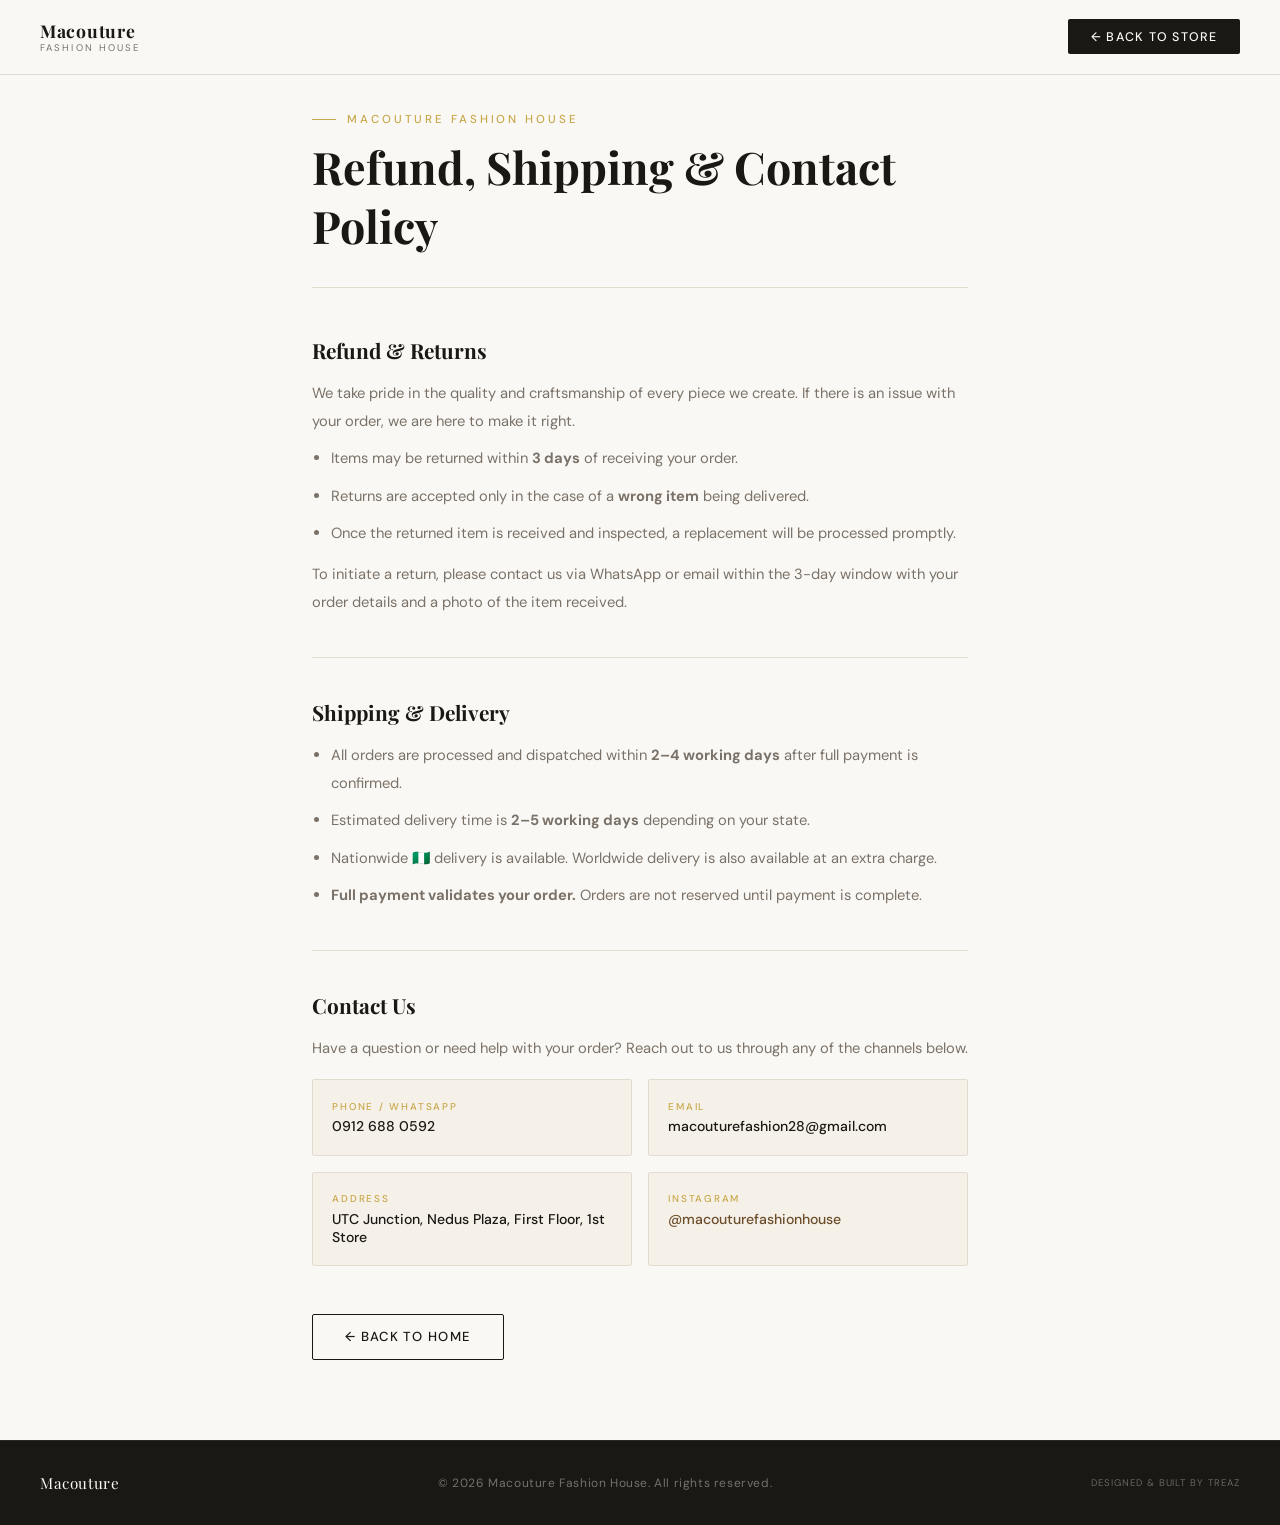
<file: policy.html>
<!DOCTYPE html>
<html lang="en">
<head>
  <meta charset="UTF-8">
  <meta name="viewport" content="width=device-width, initial-scale=1.0">
  <title>Refund & Shipping Policy | Macouture Fashion House</title>
  <link href="https://fonts.googleapis.com/css2?family=Playfair+Display:ital,wght@0,400;0,700;1,400;1,700&family=DM+Sans:wght@300;400;500;600&display=swap" rel="stylesheet">
  <style>
    *, *::before, *::after { margin: 0; padding: 0; box-sizing: border-box; }
    :root {
      --cream: #f5f0e8; --warm-white: #faf8f4; --charcoal: #1a1814;
      --brown: #6b4c2a; --gold: #c9a84c; --muted: #7a7268;
      --border: #e2dbd0;
      --fd: 'Playfair Display', serif; --fb: 'DM Sans', sans-serif;
    }
    body { font-family: var(--fb); background: var(--warm-white); color: var(--charcoal); }
    a { color: inherit; text-decoration: none; }

    /* NAV */
    nav {
      position: fixed; top: 0; left: 0; right: 0; z-index: 200;
      display: flex; align-items: center; justify-content: space-between;
      padding: 1.2rem 2.5rem;
      background: rgba(250,248,244,0.94); backdrop-filter: blur(14px);
      border-bottom: 1px solid var(--border);
    }
    .nav-brand { font-family: var(--fd); font-size: 1.1rem; font-weight: 700; letter-spacing: .04em; line-height: 1.2; }
    .nav-brand span { display: block; font-size: .6rem; font-weight: 400; letter-spacing: .22em; font-family: var(--fb); color: var(--muted); text-transform: uppercase; }
    .nav-back { font-size: .78rem; letter-spacing: .1em; text-transform: uppercase; font-weight: 500;
      background: var(--charcoal); color: var(--warm-white); padding: .6rem 1.4rem; border-radius: 2px; transition: background .25s; }
    .nav-back:hover { background: var(--brown); }

    /* CONTENT */
    .policy-wrap { max-width: 720px; margin: 0 auto; padding: 7rem 2rem 5rem; }
    .policy-header { margin-bottom: 3rem; border-bottom: 1px solid var(--border); padding-bottom: 2rem; }
    .section-label { font-size: .72rem; letter-spacing: .25em; text-transform: uppercase; color: var(--gold); font-weight: 500; margin-bottom: .6rem; display: flex; align-items: center; gap: .7rem; }
    .section-label::before { content: ''; width: 1.5rem; height: 1px; background: var(--gold); flex-shrink: 0; }
    .policy-header h1 { font-family: var(--fd); font-size: clamp(1.8rem, 4vw, 2.8rem); font-weight: 700; margin-top: .6rem; }
    .policy-section { margin-bottom: 2.5rem; }
    .policy-section h2 { font-family: var(--fd); font-size: 1.3rem; font-weight: 700; margin-bottom: 1rem; color: var(--charcoal); }
    .policy-section p, .policy-section li { font-size: .92rem; color: var(--muted); line-height: 1.9; margin-bottom: .6rem; }
    .policy-section ul { padding-left: 1.2rem; }
    .policy-section li { list-style: disc; }
    .policy-divider { border: none; border-top: 1px solid var(--border); margin: 2.5rem 0; }
    .policy-contact-grid { display: grid; grid-template-columns: 1fr 1fr; gap: 1rem; margin-top: 1rem; }
    .policy-contact-item { background: var(--cream); border: 1.5px solid var(--border); padding: 1.2rem; border-radius: 2px; }
    .policy-contact-label { font-size: .62rem; letter-spacing: .18em; text-transform: uppercase; color: var(--gold); font-weight: 500; margin-bottom: .3rem; }
    .policy-contact-value { font-size: .88rem; color: var(--charcoal); font-weight: 500; }
    .btn-outline { display: inline-block; border: 1.5px solid var(--charcoal); color: var(--charcoal); padding: .85rem 2rem; font-size: .82rem; letter-spacing: .1em; text-transform: uppercase; font-weight: 500; border-radius: 2px; cursor: pointer; transition: border-color .25s, color .25s; }
    .btn-outline:hover { border-color: var(--gold); color: var(--gold); }

    /* FOOTER */
    footer { background: var(--charcoal); border-top: 1px solid rgba(255,255,255,.07); padding: 2rem 2.5rem;
      display: flex; align-items: center; justify-content: space-between;
      color: rgba(250,248,244,.4); font-size: .75rem; letter-spacing: .05em; }
    .footer-brand { font-family: var(--fd); color: var(--warm-white); font-size: .95rem; }
    .footer-treaz { font-size: .6rem; color: rgba(250,248,244,.35); letter-spacing: .1em; text-transform: uppercase; }

    @media(max-width: 600px) {
      nav { padding: 1rem 1.2rem; }
      .policy-contact-grid { grid-template-columns: 1fr; }
      footer { flex-direction: column; gap: .8rem; text-align: center; padding: 2rem 1.5rem; }
    }
  </style>
</head>
<body>

<nav>
  <div class="nav-brand">Macouture<span>Fashion House</span></div>
  <a class="nav-back" href="index.html">← Back to Store</a>
</nav>

<div class="policy-wrap">
  <div class="policy-header">
    <div class="section-label">Macouture Fashion House</div>
    <h1>Refund, Shipping &amp; Contact Policy</h1>
  </div>

  <div class="policy-section">
    <h2>Refund &amp; Returns</h2>
    <p>We take pride in the quality and craftsmanship of every piece we create. If there is an issue with your order, we are here to make it right.</p>
    <ul>
      <li>Items may be returned within <strong>3 days</strong> of receiving your order.</li>
      <li>Returns are accepted only in the case of a <strong>wrong item</strong> being delivered.</li>
      <li>Once the returned item is received and inspected, a replacement will be processed promptly.</li>
    </ul>
    <p style="margin-top:.8rem;">To initiate a return, please contact us via WhatsApp or email within the 3-day window with your order details and a photo of the item received.</p>
  </div>

  <hr class="policy-divider">

  <div class="policy-section">
    <h2>Shipping &amp; Delivery</h2>
    <ul>
      <li>All orders are processed and dispatched within <strong>2–4 working days</strong> after full payment is confirmed.</li>
      <li>Estimated delivery time is <strong>2–5 working days</strong> depending on your state.</li>
      <li>Nationwide 🇳🇬 delivery is available. Worldwide delivery is also available at an extra charge.</li>
      <li><strong>Full payment validates your order.</strong> Orders are not reserved until payment is complete.</li>
    </ul>
  </div>

  <hr class="policy-divider">

  <div class="policy-section">
    <h2>Contact Us</h2>
    <p>Have a question or need help with your order? Reach out to us through any of the channels below.</p>
    <div class="policy-contact-grid">
      <div class="policy-contact-item">
        <div class="policy-contact-label">Phone / WhatsApp</div>
        <div class="policy-contact-value">0912 688 0592</div>
      </div>
      <div class="policy-contact-item">
        <div class="policy-contact-label">Email</div>
        <div class="policy-contact-value">macouturefashion28@gmail.com</div>
      </div>
      <div class="policy-contact-item">
        <div class="policy-contact-label">Address</div>
        <div class="policy-contact-value">UTC Junction, Nedus Plaza, First Floor, 1st Store</div>
      </div>
      <div class="policy-contact-item">
        <div class="policy-contact-label">Instagram</div>
        <div class="policy-contact-value">
          <a href="https://www.instagram.com/macouturefashionhouse?igsh=MWN3eXRpaTl4eXRydQ==" target="_blank" rel="noopener" style="color:var(--brown);">@macouturefashionhouse</a>
        </div>
      </div>
    </div>
  </div>

  <div style="margin-top:3rem;">
    <a class="btn-outline" href="index.html">← Back to Home</a>
  </div>
</div>

<footer>
  <span class="footer-brand">Macouture</span>
  <span>© 2026 Macouture Fashion House. All rights reserved.</span>
  <a href="https://www.linkedin.com/in/fancy-treaz-86295325b" target="_blank" rel="noopener" class="footer-treaz">Designed &amp; built by Treaz</a>
</footer>

</body>
</html>
</file>
